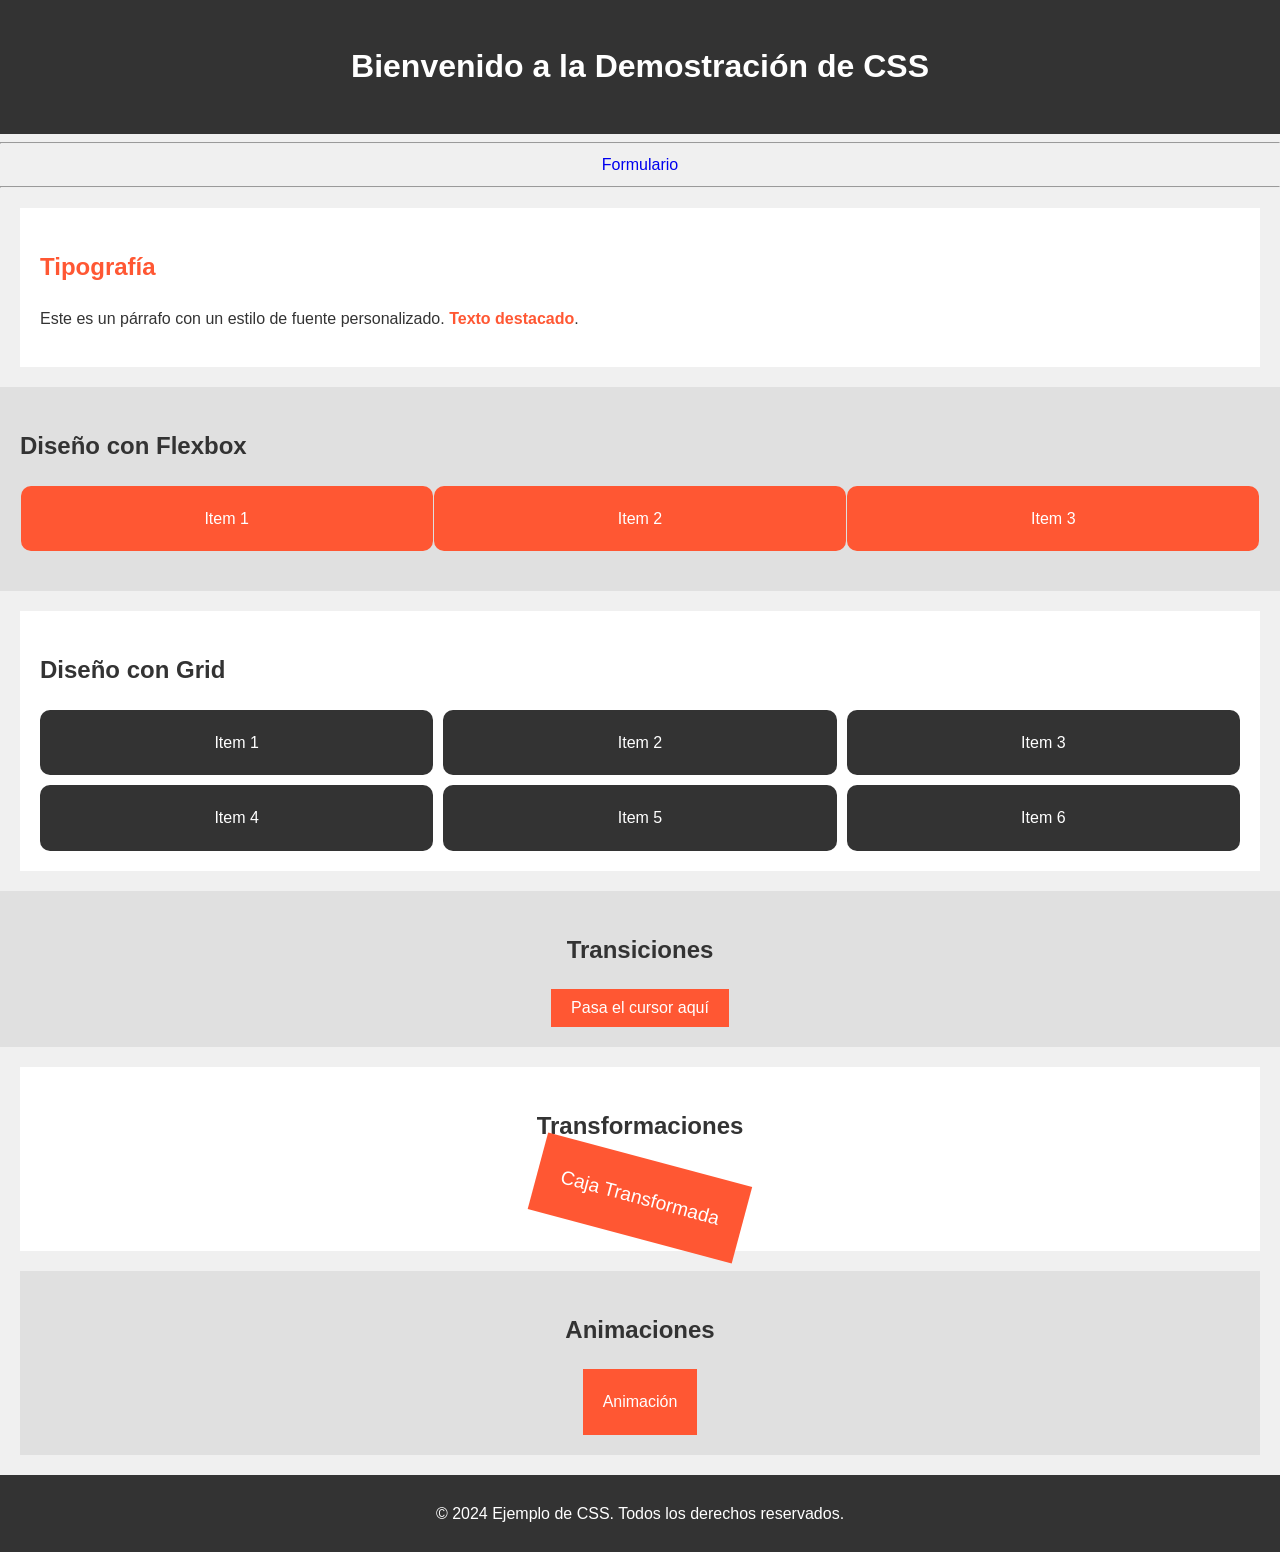
<file: grid.html>
<!DOCTYPE html>
<html lang="es">
<head>
  <!----   Estándar de codificacion de caracteres       ----->
    <meta charset="UTF-8">
      <!----   Para que la página se adapte al dispositivo que vemos       ----->
    <meta name="viewport" content="width=device-width, initial-scale=1.0">
    <title>Demostración de Funcionalidades CSS</title>

</head>
<body>

    <header class="header">
        <h1>Bienvenido a la Demostración de CSS</h1>
    </header>
    <hr>
    <div class="navegador">
      <link rel="stylesheet" href="prueba2.css">  <a style="text-decoration:none" href="FormClase2.html" type="text/css" >Formulario</a>
    </div>
    <hr>
    <section class="typography-section">
        <h2>Tipografía</h2>
        <p>Este es un párrafo con un estilo de fuente personalizado. <span class="highlight">Texto destacado</span>.</p>
    </section>

    <section class="layout-section">
        <h2>Diseño con Flexbox</h2>
        <div class="flex-container">
            <div class="flex-item">Item 1</div>
            <div class="flex-item">Item 2</div>
            <div class="flex-item">Item 3</div>
        </div>
    </section>

    <section class="grid-section">
        <h2>Diseño con Grid</h2>
        <div class="grid-container">
            <div class="grid-item">Item 1</div>
            <div class="grid-item">Item 2</div>
            <div class="grid-item">Item 3</div>
            <div class="grid-item">Item 4</div>
            <div class="grid-item">Item 5</div>
            <div class="grid-item">Item 6</div>
        </div>
    </section>

    <section class="transitions-section">
        <h2>Transiciones</h2>
        <button class="transition-button">Pasa el cursor aquí</button>
    </section>

    <section class="transform-section">
        <h2>Transformaciones</h2>
        <div class="transform-box">Caja Transformada</div>
    </section>

    <section class="animations-section">
        <h2>Animaciones</h2>
        <div class="animated-box">Animación</div>
    </section>

    <footer class="footer">
        <p>&copy; 2024 Ejemplo de CSS. Todos los derechos reservados.</p>
    </footer>

</body>
</html>
</file>
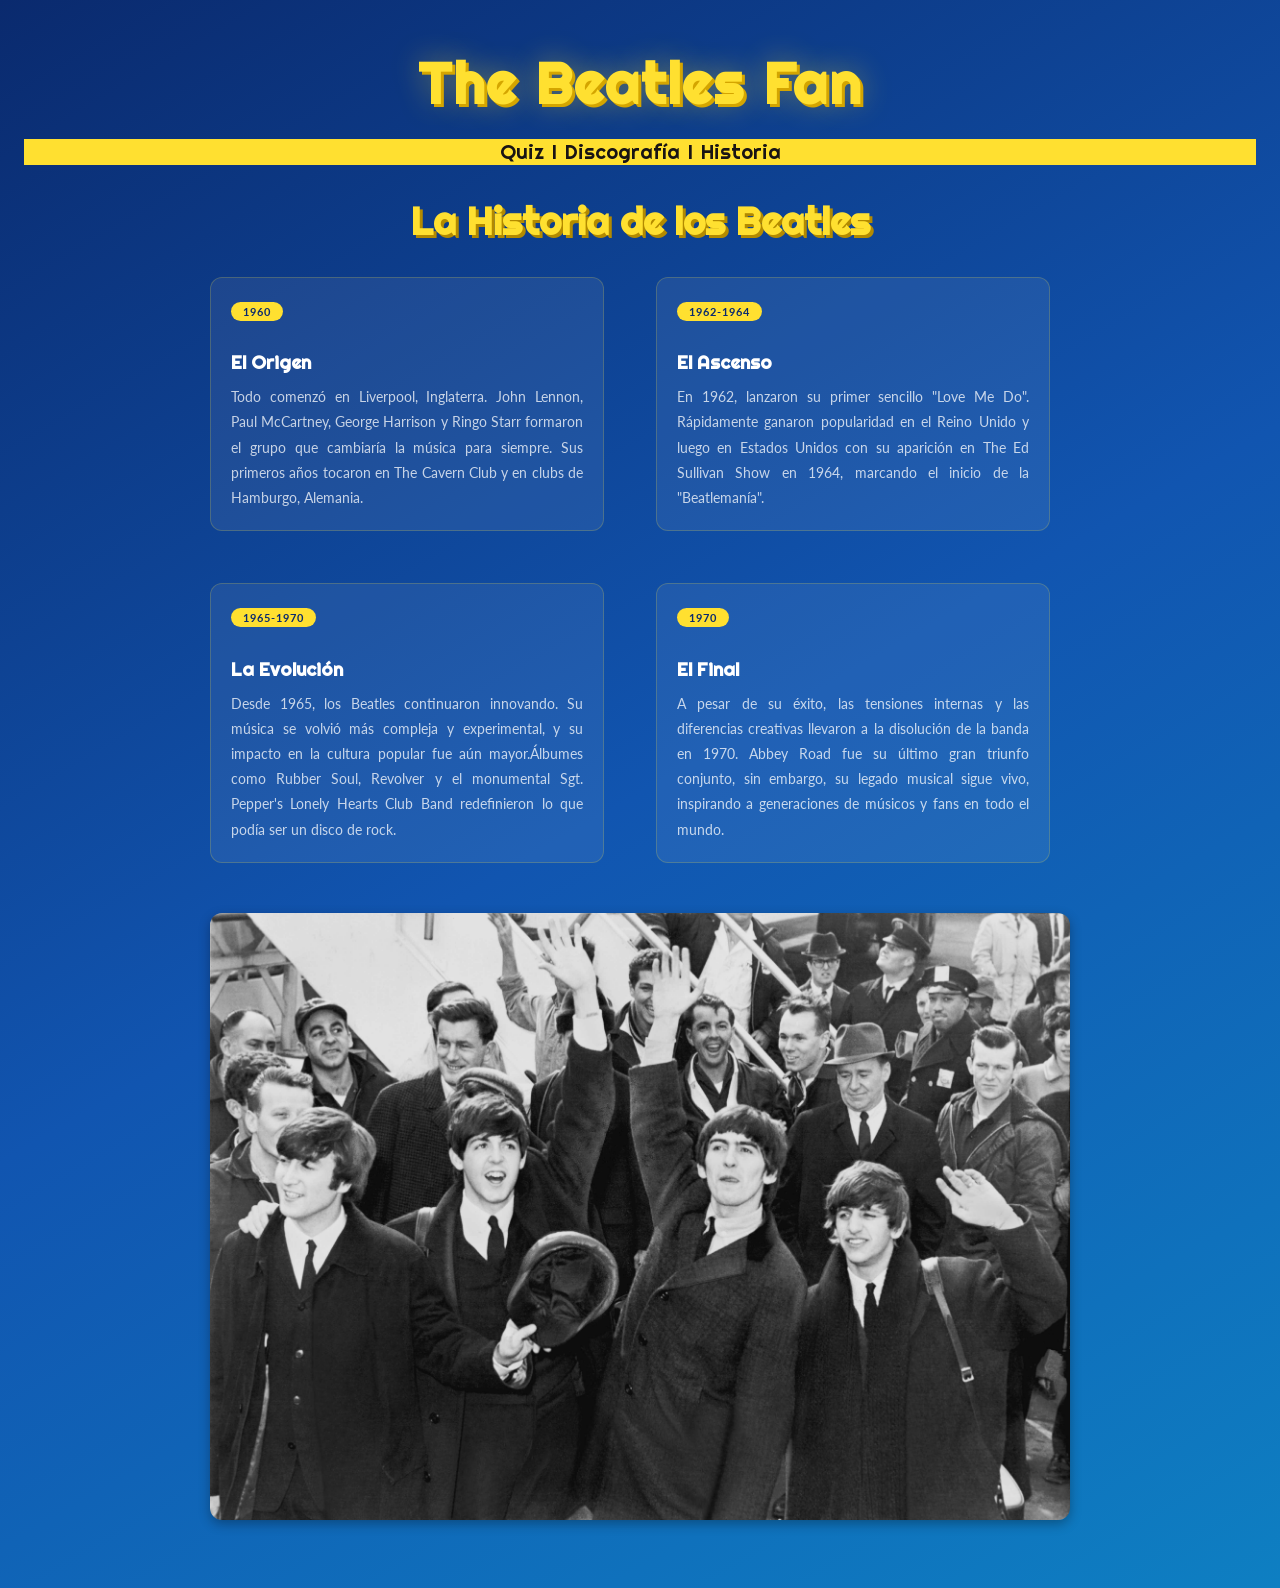
<file: historia.html>
<!DOCTYPE html>
<html lang="es">
<head>
  <meta charset="UTF-8">
  <title>La historia de los Beatles</title>
  <link rel="preconnect" href="https://fonts.googleapis.com">
  <link href="https://fonts.googleapis.com/css2?family=Righteous&family=Lato:wght@400;700&display=swap" rel="stylesheet">
  
  <style>
    
    body {
      font-family: 'Lato', sans-serif;
      background: linear-gradient(150deg, #0a2a6e, #1155b0 50%, #0e7fc2);
      min-height: 100vh;
      padding: 30px 16px;
    }
    /* navegacion */
    .navigation{
      background-color: #FFE030;
      color: rgb(25, 20, 20);
      text-align: center;
      font-family: 'Righteous', cursive;
      font-size: 20px;
      font-weight: 100;
      word-spacing: 2px;  
    }
    /* titulo principal */
    h1 {
      font-family: 'Righteous', cursive;
      font-size: 3.5rem;
      color: #FFE030;
      text-shadow:
          3px 3px 0px #d4a500,
          0 0 30px rgba(255, 224, 48, 0.4);
      margin: 10px 0 20px;
      letter-spacing: 2px;
      text-align: center;
    }
    /*titulo historia*/
    h2 {
      font-family: 'Righteous', cursive;
      color: #FFE030;
      font-size: 2.4rem;
      text-align: center;
      text-shadow: 3px 3px 0 #b38a00;
      margin-bottom: 6px;
    }

    p{
        color: #fff;
        font-size: 1.2rem;
        max-width: 600px;
        margin: 0 auto;
        line-height: 1.6;
        text-align: justify;
    }
    img[alt="beatles_america"] {
      display: block; 
      margin: 30px auto; 
      max-width: 100%; 
      border-radius: 12px; 
      box-shadow: 0 4px 12px rgba(0,0,0,0.3);
    }
    /* grid principal */
    #historia {
      max-width: 860px;
      margin: 0 auto;
    }
    .grid {
      display: grid;
      grid-template-columns: 1fr 1fr;
      gap: 2rem;
      margin-top: 2rem;
    }
    @media (max-width: 700px) { .grid { grid-template-columns: 1fr; } }
    /* bloques */
    .block {
      background: rgba(255, 255, 255, 0.07);
      border: 1px solid rgba(255, 224, 48, 0.2);
      border-radius: 12px;
      padding: 22px 20px 20px;
      position: relative;
      transition: background 0.2s ease, border-color 0.2s ease;
      margin-right: 20px; 
      margin-bottom: 20px;
    }
    .block:hover {
      background: rgba(255, 255, 255, 0.12);
      border-color: rgba(255, 224, 48, 0.45);
    }
    .block h3 {
      font-family: 'Righteous', cursive;
      color: #fff;
      font-size: 1.15rem;
      margin-bottom: 10px;
    }
    .block p {
      color: rgba(255, 255, 255, 0.75);
      font-size: 0.9rem;
      line-height: 1.75;
    }
      /* texto año */
    .tiempo {
      display: inline-block;
      background: #FFE030;
      color: #0a2a6e;
      font-size: 0.7rem;
      font-weight: 700;
      padding: 3px 12px;
      border-radius: 20px;
      letter-spacing: 1px;
      margin-bottom: 12px;
    }
    
  </style>
</head>
<body>
    <a href="index.html" style="text-decoration: none;"><h1>The Beatles Fan</h1> </a>
    <!-- navegacion -->
    <div class="navigation">
        <a style="text-decoration:none" href="quiz.html" type="text/css">Quiz I</a> <a style="text-decoration:none" href="discos.html" type="text/css">Discografía </a> <a style="text-decoration:none" href="historia.html" type="text/css">I Historia</a><style>
                a { color: rgb(25, 20, 20); }
        </style>  
    </div>
    <h2>La Historia de los Beatles</h2>
    <div id="historia">
        <div class="grid">
            <div class="block">
                <span class="tiempo">1960</span>
                <h3>El Origen</h3>
                <p>Todo comenzó en Liverpool, Inglaterra. John Lennon, Paul McCartney, George Harrison y Ringo Starr formaron el grupo que cambiaría la música para siempre. Sus primeros años tocaron en The Cavern Club y en clubs de Hamburgo, Alemania.</p>
            </div>
            <div class="block">
                <span class="tiempo">1962-1964</span>
                <h3>El Ascenso</h3>
                <p>En 1962, lanzaron su primer sencillo "Love Me Do". Rápidamente ganaron popularidad en el Reino Unido y luego en Estados Unidos con su aparición en The Ed Sullivan Show en 1964, marcando el inicio de la "Beatlemanía".</p>
            </div>
            <div class="block">
                <span class="tiempo">1965-1970</span>
                <h3>La Evolución</h3>
                <p>Desde 1965, los Beatles continuaron innovando. Su música se volvió más compleja y experimental, y su impacto en la cultura popular fue aún mayor.Álbumes como Rubber Soul, Revolver y el monumental Sgt. Pepper's Lonely Hearts Club Band redefinieron lo que podía ser un disco de rock.</p>
            </div>
            <div class="block">
                <span class="tiempo">1970</span>
                <h3>El Final</h3>
                <p>A pesar de su éxito, las tensiones internas y las diferencias creativas llevaron a la disolución de la banda en 1970.  Abbey Road fue su último gran triunfo conjunto, sin embargo, su legado musical sigue vivo, inspirando a generaciones de músicos y fans en todo el mundo.</p>
        </div>
    </div>
    <img src="Imagenes/The_Beatles_in_America.jpg" alt="beatles_america">
    
</body>
</html>
</file>
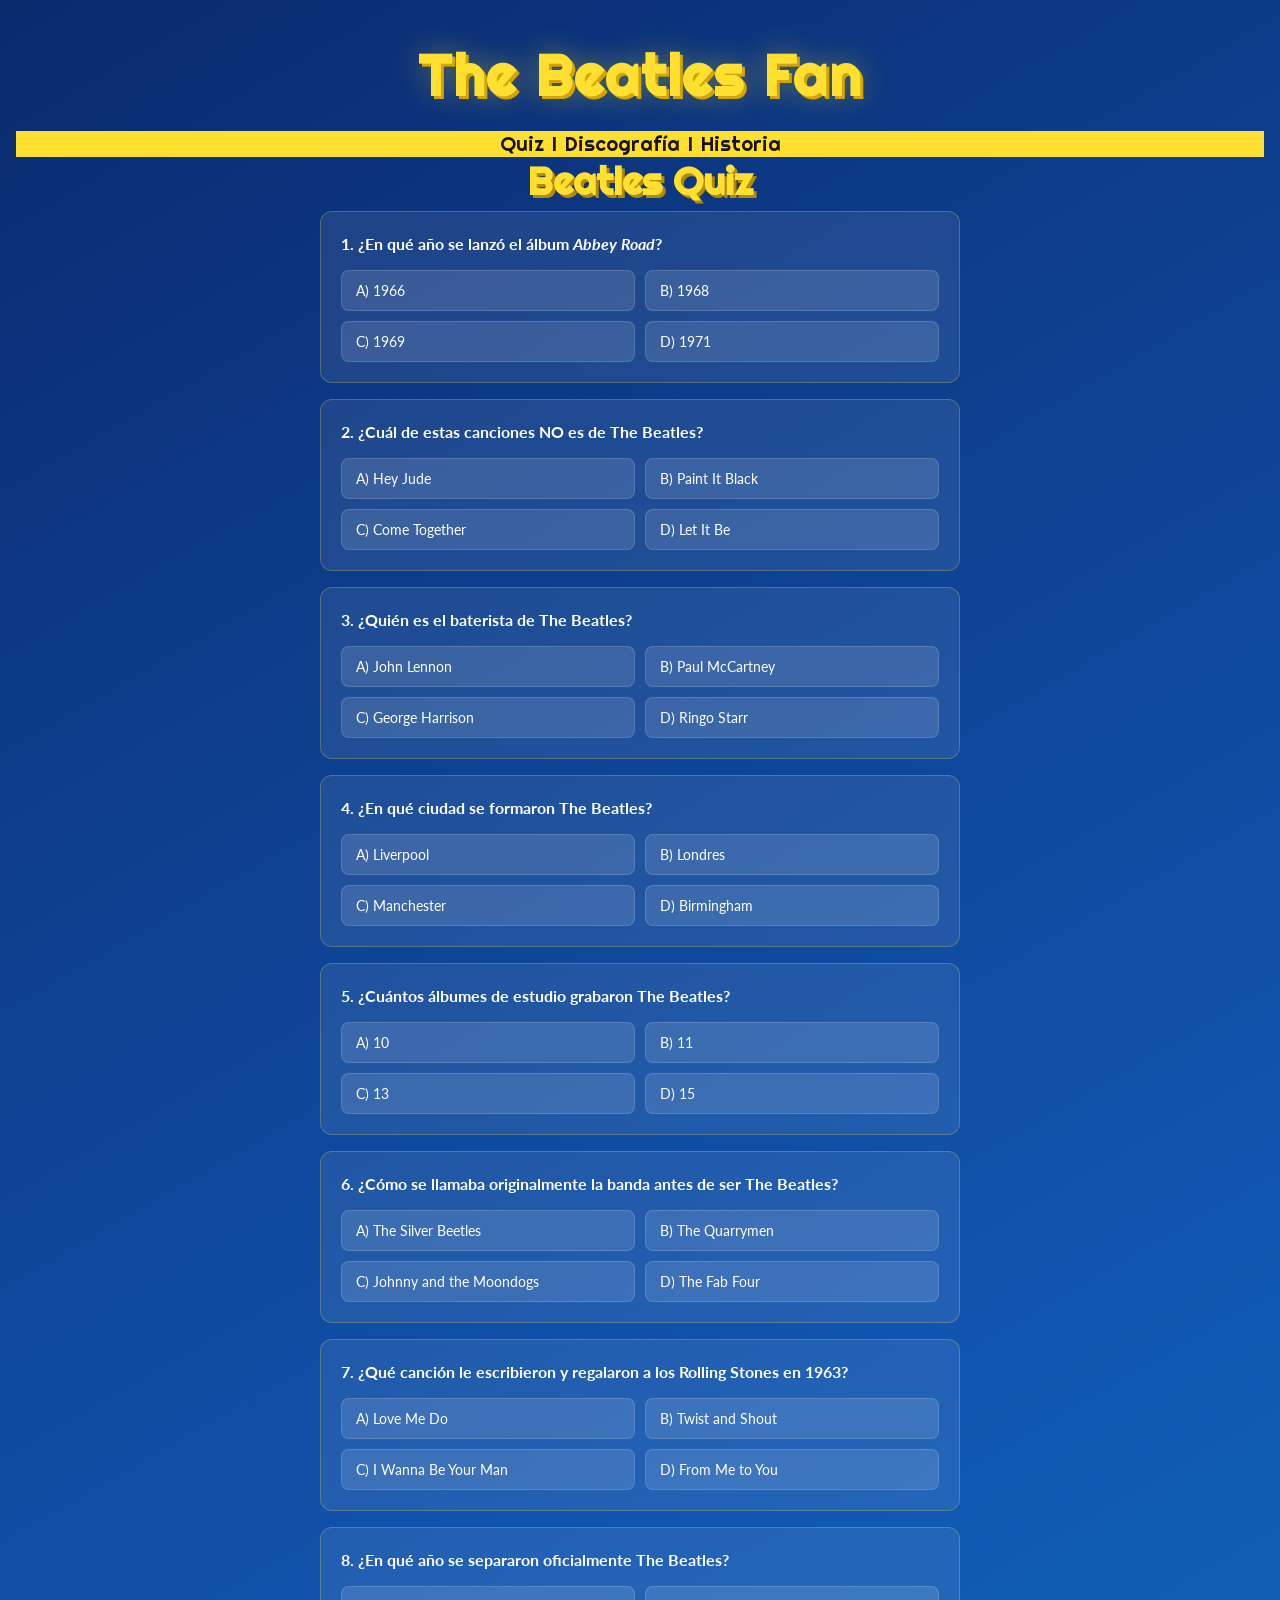
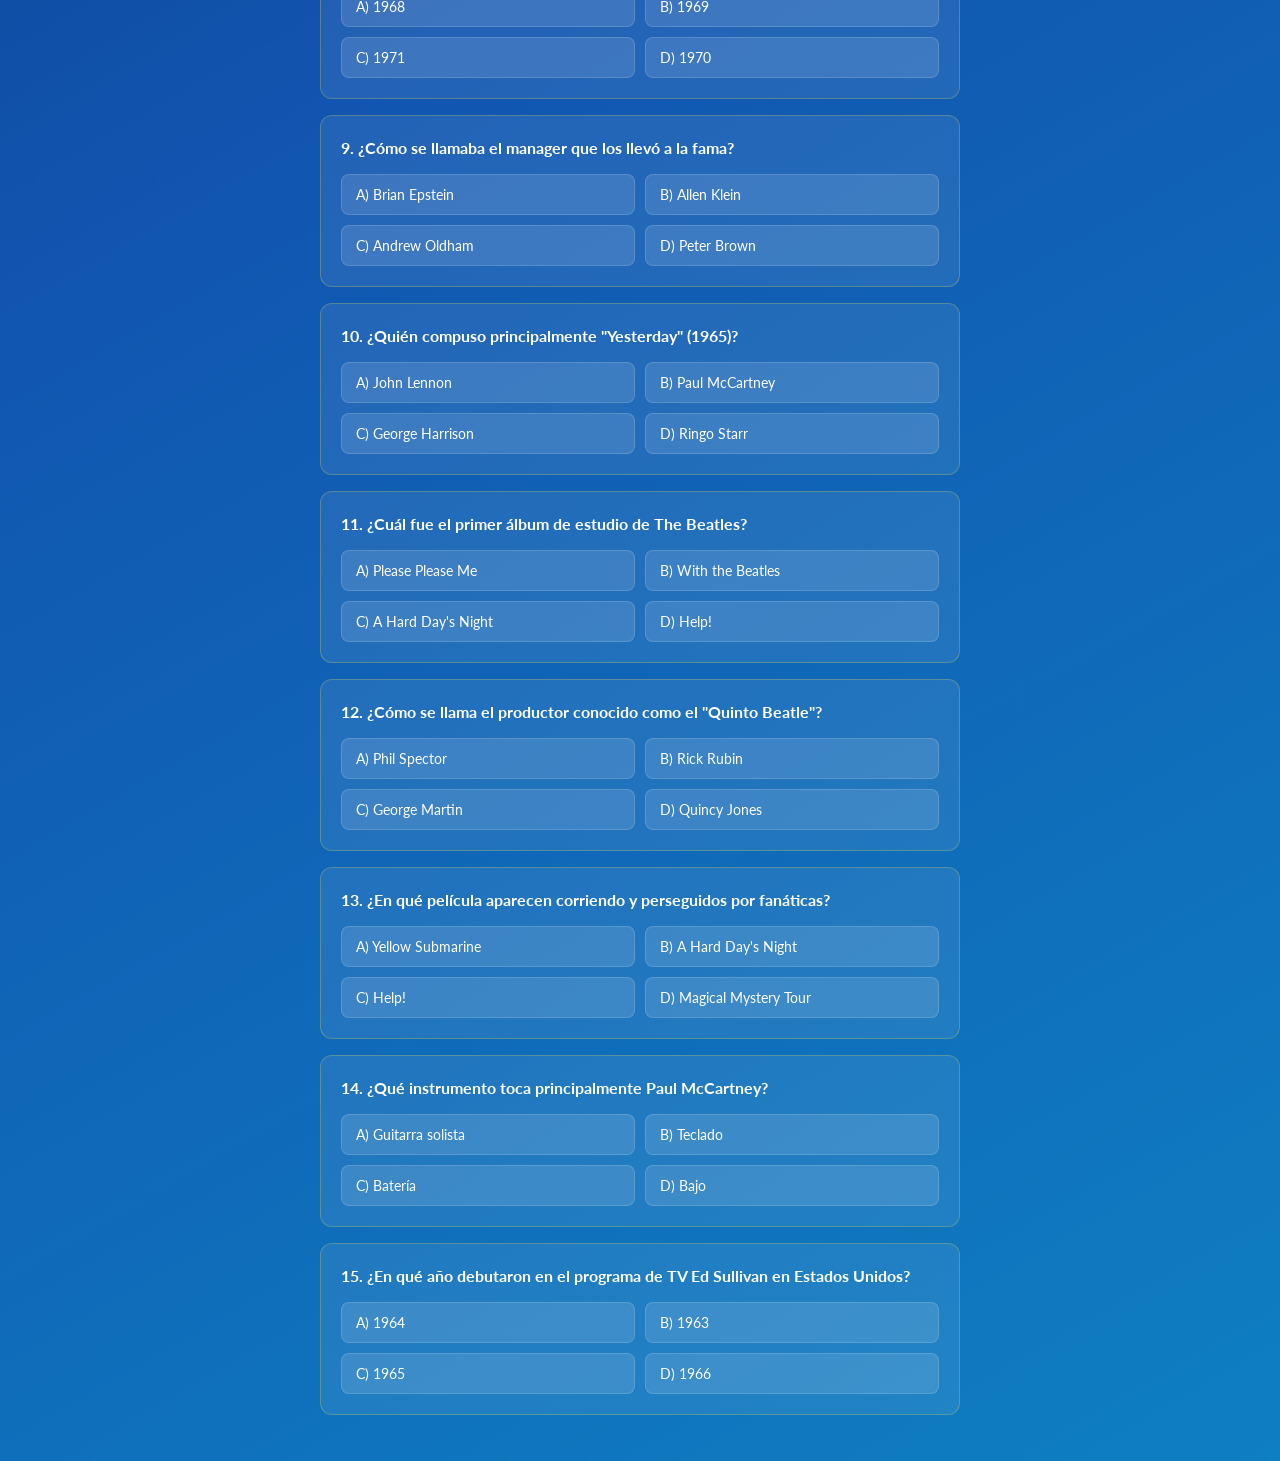
<file: quiz.html>
<!DOCTYPE html>
<html lang="es">
<head>
  <meta charset="UTF-8">
  <title>Beatles Quiz</title>
  <link rel="preconnect" href="https://fonts.googleapis.com">
  <link href="https://fonts.googleapis.com/css2?family=Righteous&family=Lato:wght@400;700&display=swap" rel="stylesheet">
  <style>
    * { box-sizing: border-box; margin: 0; padding: 0; }

    body {
      font-family: 'Lato', sans-serif;
      background: linear-gradient(150deg, #0a2a6e, #1155b0 50%, #0e7fc2);
      min-height: 100vh;
      padding: 30px 16px;
    }

    .quiz-wrap {
      max-width: 640px;
      margin: 0 auto;
    }
    /*titulo principal*/
    h1 {
      font-family: 'Righteous', cursive;
      font-size: 3.5rem;
      color: #FFE030;
      text-shadow:
          3px 3px 0px #d4a500,
          0 0 30px rgba(255, 224, 48, 0.4);
      margin: 10px 0 20px;
      letter-spacing: 2px;
      text-align: center;
    }
    /*titulo quiz*/
    h2 {
      font-family: 'Righteous', cursive;
      color: #FFE030;
      font-size: 2.4rem;
      text-align: center;
      text-shadow: 3px 3px 0 #b38a00;
      margin-bottom: 6px;
    }
    /*nav*/
    .navigation{
      background-color: #FFE030;
      color: rgb(25, 20, 20);
      text-align: center;
      font-family: 'Righteous', cursive;
      font-size: 20px;
      font-weight: 100;
      word-spacing: 2px;  
    }
    .subtitle {
      text-align: center;
      color: rgba(255,255,255,0.6);
      margin-bottom: 28px;
      font-size: 0.9rem;
    }

    /* tarjeta por pregunta */
    .question {
      background: rgba(255,255,255,0.08);
      border: 1px solid rgba(255,224,48,0.25);
      border-radius: 12px;
      padding: 20px;
      margin-bottom: 16px;
    }

    .question h3 {
      color: #fff;
      font-size: 1rem;
      line-height: 1.5;
      margin-bottom: 14px;
    }

    /*ocultar radios reales */
    input[type="radio"] { display: none; }

    /* opciones */
    .choices {
      display: grid;
      grid-template-columns: 1fr 1fr;
      gap: 10px;
    }

    .choices label {
      display: block;
      background: rgba(255,255,255,0.12);
      color: #fff;
      padding: 11px 14px;
      border-radius: 8px;
      cursor: pointer;
      font-size: 0.88rem;
      border: 1.5px solid rgba(255,255,255,0.15);
      transition: background 0.15s;
    }

    .choices label:hover {
      background: rgba(255,255,255,0.22);
    }

    /* feedback */
    .feedback { display: none; margin-top: 12px; padding: 10px 14px; border-radius: 8px; font-size: 0.85rem; font-weight: 700; line-height: 1.4; }
    .ok { background: rgba(34,197,94,0.2);  color: #86efac; border: 1px solid rgba(34,197,94,0.4); }
    .ko { background: rgba(239,68,68,0.15); color: #fca5a5; border: 1px solid rgba(239,68,68,0.35); }

    /* PREGUNTA 1 — correcta: q1-c (1969)*/
    #q1-c:checked ~ .choices label[for="q1-c"] { background:#16a34a; border-color:#16a34a; }
    #q1-a:checked ~ .choices label[for="q1-a"],
    #q1-b:checked ~ .choices label[for="q1-b"],
    #q1-d:checked ~ .choices label[for="q1-d"] { background:#991b1b; border-color:#991b1b; }
    #q1-a:checked ~ .choices label[for="q1-c"],
    #q1-b:checked ~ .choices label[for="q1-c"],
    #q1-d:checked ~ .choices label[for="q1-c"] { background:#16a34a; border-color:#16a34a; }
    #q1-c:checked ~ .ok  { display:block; }
    #q1-a:checked ~ .ko,
    #q1-b:checked ~ .ko,
    #q1-d:checked ~ .ko  { display:block; }

    /* PREGUNTA 2 — correcta: q2-b (Paint It Black)*/
    #q2-b:checked ~ .choices label[for="q2-b"] { background:#16a34a; border-color:#16a34a; }
    #q2-a:checked ~ .choices label[for="q2-a"],
    #q2-c:checked ~ .choices label[for="q2-c"],
    #q2-d:checked ~ .choices label[for="q2-d"] { background:#991b1b; border-color:#991b1b; }
    #q2-a:checked ~ .choices label[for="q2-b"],
    #q2-c:checked ~ .choices label[for="q2-b"],
    #q2-d:checked ~ .choices label[for="q2-b"] { background:#16a34a; border-color:#16a34a; }
    #q2-b:checked ~ .ok  { display:block; }
    #q2-a:checked ~ .ko,
    #q2-c:checked ~ .ko,
    #q2-d:checked ~ .ko  { display:block; }

    /*PREGUNTA 3 — correcta: q3-d (Ringo Starr)*/
    #q3-d:checked ~ .choices label[for="q3-d"] { background:#16a34a; border-color:#16a34a; }
    #q3-a:checked ~ .choices label[for="q3-a"],
    #q3-b:checked ~ .choices label[for="q3-b"],
    #q3-c:checked ~ .choices label[for="q3-c"] { background:#991b1b; border-color:#991b1b; }
    #q3-a:checked ~ .choices label[for="q3-d"],
    #q3-b:checked ~ .choices label[for="q3-d"],
    #q3-c:checked ~ .choices label[for="q3-d"] { background:#16a34a; border-color:#16a34a; }
    #q3-d:checked ~ .ok  { display:block; }
    #q3-a:checked ~ .ko,
    #q3-b:checked ~ .ko,
    #q3-c:checked ~ .ko  { display:block; }

    /*PREGUNTA 4 — correcta: q4-a (Liverpool)*/
    #q4-a:checked ~ .choices label[for="q4-a"] { background:#16a34a; border-color:#16a34a; }
    #q4-b:checked ~ .choices label[for="q4-b"],
    #q4-c:checked ~ .choices label[for="q4-c"],
    #q4-d:checked ~ .choices label[for="q4-d"] { background:#991b1b; border-color:#991b1b; }
    #q4-b:checked ~ .choices label[for="q4-a"],
    #q4-c:checked ~ .choices label[for="q4-a"],
    #q4-d:checked ~ .choices label[for="q4-a"] { background:#16a34a; border-color:#16a34a; }
    #q4-a:checked ~ .ok  { display:block; }
    #q4-b:checked ~ .ko,
    #q4-c:checked ~ .ko,
    #q4-d:checked ~ .ko  { display:block; }

    /* PREGUNTA 5 — correcta: q5-c (13)*/
    #q5-c:checked ~ .choices label[for="q5-c"] { background:#16a34a; border-color:#16a34a; }
    #q5-a:checked ~ .choices label[for="q5-a"],
    #q5-b:checked ~ .choices label[for="q5-b"],
    #q5-d:checked ~ .choices label[for="q5-d"] { background:#991b1b; border-color:#991b1b; }
    #q5-a:checked ~ .choices label[for="q5-c"],
    #q5-b:checked ~ .choices label[for="q5-c"],
    #q5-d:checked ~ .choices label[for="q5-c"] { background:#16a34a; border-color:#16a34a; }
    #q5-c:checked ~ .ok  { display:block; }
    #q5-a:checked ~ .ko,
    #q5-b:checked ~ .ko,
    #q5-d:checked ~ .ko  { display:block; }

    /* PREGUNTA 6 — correcta: q6-b (The Quarrymen)*/
    #q6-b:checked ~ .choices label[for="q6-b"] { background:#16a34a; border-color:#16a34a; }
    #q6-a:checked ~ .choices label[for="q6-a"],
    #q6-c:checked ~ .choices label[for="q6-c"],
    #q6-d:checked ~ .choices label[for="q6-d"] { background:#991b1b; border-color:#991b1b; }
    #q6-a:checked ~ .choices label[for="q6-b"],
    #q6-c:checked ~ .choices label[for="q6-b"],
    #q6-d:checked ~ .choices label[for="q6-b"] { background:#16a34a; border-color:#16a34a; }
    #q6-b:checked ~ .ok  { display:block; }
    #q6-a:checked ~ .ko,
    #q6-c:checked ~ .ko,
    #q6-d:checked ~ .ko  { display:block; }

    /* PREGUNTA 7 — correcta: q7-c (I Wanna Be Your Man)*/
    #q7-c:checked ~ .choices label[for="q7-c"] { background:#16a34a; border-color:#16a34a; }
    #q7-a:checked ~ .choices label[for="q7-a"],
    #q7-b:checked ~ .choices label[for="q7-b"],
    #q7-d:checked ~ .choices label[for="q7-d"] { background:#991b1b; border-color:#991b1b; }
    #q7-a:checked ~ .choices label[for="q7-c"],
    #q7-b:checked ~ .choices label[for="q7-c"],
    #q7-d:checked ~ .choices label[for="q7-c"] { background:#16a34a; border-color:#16a34a; }
    #q7-c:checked ~ .ok  { display:block; }
    #q7-a:checked ~ .ko,
    #q7-b:checked ~ .ko,
    #q7-d:checked ~ .ko  { display:block; }

    /* PREGUNTA 8 — correcta: q8-d (1970)*/
    #q8-d:checked ~ .choices label[for="q8-d"] { background:#16a34a; border-color:#16a34a; }
    #q8-a:checked ~ .choices label[for="q8-a"],
    #q8-b:checked ~ .choices label[for="q8-b"],
    #q8-c:checked ~ .choices label[for="q8-c"] { background:#991b1b; border-color:#991b1b; }
    #q8-a:checked ~ .choices label[for="q8-d"],
    #q8-b:checked ~ .choices label[for="q8-d"],
    #q8-c:checked ~ .choices label[for="q8-d"] { background:#16a34a; border-color:#16a34a; }
    #q8-d:checked ~ .ok  { display:block; }
    #q8-a:checked ~ .ko,
    #q8-b:checked ~ .ko,
    #q8-c:checked ~ .ko  { display:block; }

    /* PREGUNTA 9 — correcta: q9-a (Brian Epstein) */
    #q9-a:checked ~ .choices label[for="q9-a"] { background:#16a34a; border-color:#16a34a; }
    #q9-b:checked ~ .choices label[for="q9-b"],
    #q9-c:checked ~ .choices label[for="q9-c"],
    #q9-d:checked ~ .choices label[for="q9-d"] { background:#991b1b; border-color:#991b1b; }
    #q9-b:checked ~ .choices label[for="q9-a"],
    #q9-c:checked ~ .choices label[for="q9-a"],
    #q9-d:checked ~ .choices label[for="q9-a"] { background:#16a34a; border-color:#16a34a; }
    #q9-a:checked ~ .ok  { display:block; }
    #q9-b:checked ~ .ko,
    #q9-c:checked ~ .ko,
    #q9-d:checked ~ .ko  { display:block; }

    /* PREGUNTA 10 — correcta: q10-b (Paul McCartney) */
    #q10-b:checked ~ .choices label[for="q10-b"] { background:#16a34a; border-color:#16a34a; }
    #q10-a:checked ~ .choices label[for="q10-a"],
    #q10-c:checked ~ .choices label[for="q10-c"],
    #q10-d:checked ~ .choices label[for="q10-d"] { background:#991b1b; border-color:#991b1b; }
    #q10-a:checked ~ .choices label[for="q10-b"],
    #q10-c:checked ~ .choices label[for="q10-b"],
    #q10-d:checked ~ .choices label[for="q10-b"] { background:#16a34a; border-color:#16a34a; }
    #q10-b:checked ~ .ok  { display:block; }
    #q10-a:checked ~ .ko,
    #q10-c:checked ~ .ko,
    #q10-d:checked ~ .ko  { display:block; }

    /* PREGUNTA 11 — correcta: q11-a (Please Please Me) */
    #q11-a:checked ~ .choices label[for="q11-a"] { background:#16a34a; border-color:#16a34a; }
    #q11-b:checked ~ .choices label[for="q11-b"],
    #q11-c:checked ~ .choices label[for="q11-c"],
    #q11-d:checked ~ .choices label[for="q11-d"] { background:#991b1b; border-color:#991b1b; }
    #q11-b:checked ~ .choices label[for="q11-a"],
    #q11-c:checked ~ .choices label[for="q11-a"],
    #q11-d:checked ~ .choices label[for="q11-a"] { background:#16a34a; border-color:#16a34a; }
    #q11-a:checked ~ .ok  { display:block; }
    #q11-b:checked ~ .ko,
    #q11-c:checked ~ .ko,
    #q11-d:checked ~ .ko  { display:block; }

    /* PREGUNTA 12 — correcta: q12-c (George Martin)*/
    #q12-c:checked ~ .choices label[for="q12-c"] { background:#16a34a; border-color:#16a34a; }
    #q12-a:checked ~ .choices label[for="q12-a"],
    #q12-b:checked ~ .choices label[for="q12-b"],
    #q12-d:checked ~ .choices label[for="q12-d"] { background:#991b1b; border-color:#991b1b; }
    #q12-a:checked ~ .choices label[for="q12-c"],
    #q12-b:checked ~ .choices label[for="q12-c"],
    #q12-d:checked ~ .choices label[for="q12-c"] { background:#16a34a; border-color:#16a34a; }
    #q12-c:checked ~ .ok  { display:block; }
    #q12-a:checked ~ .ko,
    #q12-b:checked ~ .ko,
    #q12-d:checked ~ .ko  { display:block; }

    /* PREGUNTA 13 — correcta: q13-b (A Hard Day's Night)*/
    #q13-b:checked ~ .choices label[for="q13-b"] { background:#16a34a; border-color:#16a34a; }
    #q13-a:checked ~ .choices label[for="q13-a"],
    #q13-c:checked ~ .choices label[for="q13-c"],
    #q13-d:checked ~ .choices label[for="q13-d"] { background:#991b1b; border-color:#991b1b; }
    #q13-a:checked ~ .choices label[for="q13-b"],
    #q13-c:checked ~ .choices label[for="q13-b"],
    #q13-d:checked ~ .choices label[for="q13-b"] { background:#16a34a; border-color:#16a34a; }
    #q13-b:checked ~ .ok  { display:block; }
    #q13-a:checked ~ .ko,
    #q13-c:checked ~ .ko,
    #q13-d:checked ~ .ko  { display:block; }

    /* PREGUNTA 14 — correcta: q14-d (Bajo)*/
    #q14-d:checked ~ .choices label[for="q14-d"] { background:#16a34a; border-color:#16a34a; }
    #q14-a:checked ~ .choices label[for="q14-a"],
    #q14-b:checked ~ .choices label[for="q14-b"],
    #q14-c:checked ~ .choices label[for="q14-c"] { background:#991b1b; border-color:#991b1b; }
    #q14-a:checked ~ .choices label[for="q14-d"],
    #q14-b:checked ~ .choices label[for="q14-d"],
    #q14-c:checked ~ .choices label[for="q14-d"] { background:#16a34a; border-color:#16a34a; }
    #q14-d:checked ~ .ok  { display:block; }
    #q14-a:checked ~ .ko,
    #q14-b:checked ~ .ko,
    #q14-c:checked ~ .ko  { display:block; }

    /* PREGUNTA 15 — correcta: q15-a (1964)*/
    #q15-a:checked ~ .choices label[for="q15-a"] { background:#16a34a; border-color:#16a34a; }
    #q15-b:checked ~ .choices label[for="q15-b"],
    #q15-c:checked ~ .choices label[for="q15-c"],
    #q15-d:checked ~ .choices label[for="q15-d"] { background:#991b1b; border-color:#991b1b; }
    #q15-b:checked ~ .choices label[for="q15-a"],
    #q15-c:checked ~ .choices label[for="q15-a"],
    #q15-d:checked ~ .choices label[for="q15-a"] { background:#16a34a; border-color:#16a34a; }
    #q15-a:checked ~ .ok  { display:block; }
    #q15-b:checked ~ .ko,
    #q15-c:checked ~ .ko,
    #q15-d:checked ~ .ko  { display:block; }

    footer {
      text-align: center;
      color: rgba(255,255,255,0.35);
      margin-top: 24px;
      font-size: 0.78rem;
    }
  </style>
</head>
<body>

    <a href="index.html" style="text-decoration: none;"><h1>The Beatles Fan</h1> </a>
      <!-- navegacion -->
      <div class="navigation">
          <a style="text-decoration:none" href="quiz.html" type="text/css">Quiz I</a> <a style="text-decoration:none" href="discos.html" type="text/css">Discografía </a> <a style="text-decoration:none" href="historia.html" type="text/css">I Historia</a><style>
                  a { color: rgb(25, 20, 20); }
          </style>  
      </div>
    <div class="quiz-wrap">

    <h2>Beatles Quiz</h2>
    <!-- PREGUNTA 1 -->
    <div class="question">
      <input type="radio" name="q1" id="q1-a">
      <input type="radio" name="q1" id="q1-b">
      <input type="radio" name="q1" id="q1-c">
      <input type="radio" name="q1" id="q1-d">
      <h3>1. ¿En qué año se lanzó el álbum <em>Abbey Road</em>?</h3>
      <div class="choices">
        <label for="q1-a">A) 1966</label>
        <label for="q1-b">B) 1968</label>
        <label for="q1-c">C) 1969</label>
        <label for="q1-d">D) 1971</label>
      </div>
      <p class="feedback ok">✓ ¡Correcto! Abbey Road salió en septiembre de 1969, penúltimo álbum del grupo.</p>
      <p class="feedback ko">✗ Incorrecto. La respuesta era C) 1969 — penúltimo álbum antes de "Let It Be".</p>
    </div>

    <!-- PREGUNTA 2 -->
    <div class="question">
      <input type="radio" name="q2" id="q2-a">
      <input type="radio" name="q2" id="q2-b">
      <input type="radio" name="q2" id="q2-c">
      <input type="radio" name="q2" id="q2-d">
      <h3>2. ¿Cuál de estas canciones NO es de The Beatles?</h3>
      <div class="choices">
        <label for="q2-a">A) Hey Jude</label>
        <label for="q2-b">B) Paint It Black</label>
        <label for="q2-c">C) Come Together</label>
        <label for="q2-d">D) Let It Be</label>
      </div>
      <p class="feedback ok">✓ ¡Correcto! "Paint It Black" es de los Rolling Stones (1966).</p>
      <p class="feedback ko">✗ Incorrecto. La respuesta era B) Paint It Black — es de los Rolling Stones.</p>
    </div>

    <!-- PREGUNTA 3 -->
    <div class="question">
      <input type="radio" name="q3" id="q3-a">
      <input type="radio" name="q3" id="q3-b">
      <input type="radio" name="q3" id="q3-c">
      <input type="radio" name="q3" id="q3-d">
      <h3>3. ¿Quién es el baterista de The Beatles?</h3>
      <div class="choices">
        <label for="q3-a">A) John Lennon</label>
        <label for="q3-b">B) Paul McCartney</label>
        <label for="q3-c">C) George Harrison</label>
        <label for="q3-d">D) Ringo Starr</label>
      </div>
      <p class="feedback ok">✓ ¡Correcto! Ringo Starr reemplazó a Pete Best en agosto de 1962.</p>
      <p class="feedback ko">✗ Incorrecto. La respuesta era D) Ringo Starr, que se unió en 1962.</p>
    </div>

    <!-- PREGUNTA 4 -->
    <div class="question">
      <input type="radio" name="q4" id="q4-a">
      <input type="radio" name="q4" id="q4-b">
      <input type="radio" name="q4" id="q4-c">
      <input type="radio" name="q4" id="q4-d">
      <h3>4. ¿En qué ciudad se formaron The Beatles?</h3>
      <div class="choices">
        <label for="q4-a">A) Liverpool</label>
        <label for="q4-b">B) Londres</label>
        <label for="q4-c">C) Manchester</label>
        <label for="q4-d">D) Birmingham</label>
      </div>
      <p class="feedback ok">✓ ¡Correcto! The Beatles se formaron en Liverpool en 1960.</p>
      <p class="feedback ko">✗ Incorrecto. La respuesta era A) Liverpool, donde se formaron en 1960.</p>
    </div>

    <!-- PREGUNTA 5 -->
    <div class="question">
      <input type="radio" name="q5" id="q5-a">
      <input type="radio" name="q5" id="q5-b">
      <input type="radio" name="q5" id="q5-c">
      <input type="radio" name="q5" id="q5-d">
      <h3>5. ¿Cuántos álbumes de estudio grabaron The Beatles?</h3>
      <div class="choices">
        <label for="q5-a">A) 10</label>
        <label for="q5-b">B) 11</label>
        <label for="q5-c">C) 13</label>
        <label for="q5-d">D) 15</label>
      </div>
      <p class="feedback ok">✓ ¡Correcto! Grabaron 13 álbumes de estudio entre 1963 y 1970.</p>
      <p class="feedback ko">✗ Incorrecto. La respuesta era C) 13 álbumes, desde Please Please Me hasta Let It Be.</p>
    </div>

    <!-- PREGUNTA 6 -->
    <div class="question">
      <input type="radio" name="q6" id="q6-a">
      <input type="radio" name="q6" id="q6-b">
      <input type="radio" name="q6" id="q6-c">
      <input type="radio" name="q6" id="q6-d">
      <h3>6. ¿Cómo se llamaba originalmente la banda antes de ser The Beatles?</h3>
      <div class="choices">
        <label for="q6-a">A) The Silver Beetles</label>
        <label for="q6-b">B) The Quarrymen</label>
        <label for="q6-c">C) Johnny and the Moondogs</label>
        <label for="q6-d">D) The Fab Four</label>
      </div>
      <p class="feedback ok">✓ ¡Correcto! John Lennon fundó The Quarrymen en 1956. Pasaron por varios nombres antes de llegar a The Beatles en 1960.</p>
      <p class="feedback ko">✗ Incorrecto. La respuesta era B) The Quarrymen, fundado por John Lennon en 1956.</p>
    </div>

    <!-- PREGUNTA 7 -->
    <div class="question">
      <input type="radio" name="q7" id="q7-a">
      <input type="radio" name="q7" id="q7-b">
      <input type="radio" name="q7" id="q7-c">
      <input type="radio" name="q7" id="q7-d">
      <h3>7. ¿Qué canción le escribieron y regalaron a los Rolling Stones en 1963?</h3>
      <div class="choices">
        <label for="q7-a">A) Love Me Do</label>
        <label for="q7-b">B) Twist and Shout</label>
        <label for="q7-c">C) I Wanna Be Your Man</label>
        <label for="q7-d">D) From Me to You</label>
      </div>
      <p class="feedback ok">✓ ¡Correcto! Lennon y McCartney le dieron "I Wanna Be Your Man" a los Stones, que la convirtieron en su segundo single.</p>
      <p class="feedback ko">✗ Incorrecto. Era C) I Wanna Be Your Man — Lennon y McCartney la escribieron en el acto y se la regalaron.</p>
    </div>

    <!-- PREGUNTA 8 -->
    <div class="question">
      <input type="radio" name="q8" id="q8-a">
      <input type="radio" name="q8" id="q8-b">
      <input type="radio" name="q8" id="q8-c">
      <input type="radio" name="q8" id="q8-d">
      <h3>8. ¿En qué año se separaron oficialmente The Beatles?</h3>
      <div class="choices">
        <label for="q8-a">A) 1968</label>
        <label for="q8-b">B) 1969</label>
        <label for="q8-c">C) 1971</label>
        <label for="q8-d">D) 1970</label>
      </div>
      <p class="feedback ok">✓ ¡Correcto! Paul McCartney anunció su salida en abril de 1970, disolviendo oficialmente la banda.</p>
      <p class="feedback ko">✗ Incorrecto. Era D) 1970 — Paul McCartney anunció su salida en abril de ese año.</p>
    </div>

    <!-- PREGUNTA 9 -->
    <div class="question">
      <input type="radio" name="q9" id="q9-a">
      <input type="radio" name="q9" id="q9-b">
      <input type="radio" name="q9" id="q9-c">
      <input type="radio" name="q9" id="q9-d">
      <h3>9. ¿Cómo se llamaba el manager que los llevó a la fama?</h3>
      <div class="choices">
        <label for="q9-a">A) Brian Epstein</label>
        <label for="q9-b">B) Allen Klein</label>
        <label for="q9-c">C) Andrew Oldham</label>
        <label for="q9-d">D) Peter Brown</label>
      </div>
      <p class="feedback ok">✓ ¡Correcto! Brian Epstein los descubrió en el Cavern Club de Liverpool en 1961 y los gestionó hasta su muerte en 1967.</p>
      <p class="feedback ko">✗ Incorrecto. Era A) Brian Epstein, quien los descubrió en el Cavern Club en 1961.</p>
    </div>

    <!-- PREGUNTA 10 -->
    <div class="question">
      <input type="radio" name="q10" id="q10-a">
      <input type="radio" name="q10" id="q10-b">
      <input type="radio" name="q10" id="q10-c">
      <input type="radio" name="q10" id="q10-d">
      <h3>10. ¿Quién compuso principalmente "Yesterday" (1965)?</h3>
      <div class="choices">
        <label for="q10-a">A) John Lennon</label>
        <label for="q10-b">B) Paul McCartney</label>
        <label for="q10-c">C) George Harrison</label>
        <label for="q10-d">D) Ringo Starr</label>
      </div>
      <p class="feedback ok">✓ ¡Correcto! McCartney compuso la melodía soñando. Es la canción más versionada de la historia, con más de 2.200 covers.</p>
      <p class="feedback ko">✗ Incorrecto. Era B) Paul McCartney, que literalmente soñó la melodía y la escribió al despertar.</p>
    </div>

    <!-- PREGUNTA 11 -->
    <div class="question">
      <input type="radio" name="q11" id="q11-a">
      <input type="radio" name="q11" id="q11-b">
      <input type="radio" name="q11" id="q11-c">
      <input type="radio" name="q11" id="q11-d">
      <h3>11. ¿Cuál fue el primer álbum de estudio de The Beatles?</h3>
      <div class="choices">
        <label for="q11-a">A) Please Please Me</label>
        <label for="q11-b">B) With the Beatles</label>
        <label for="q11-c">C) A Hard Day's Night</label>
        <label for="q11-d">D) Help!</label>
      </div>
      <p class="feedback ok">✓ ¡Correcto! Please Please Me fue lanzado el 22 de marzo de 1963, grabado en su mayor parte en un solo día.</p>
      <p class="feedback ko">✗ Incorrecto. Era A) Please Please Me (1963), grabado casi entero en una sola sesión de estudio.</p>
    </div>

    <!-- PREGUNTA 12 -->
    <div class="question">
      <input type="radio" name="q12" id="q12-a">
      <input type="radio" name="q12" id="q12-b">
      <input type="radio" name="q12" id="q12-c">
      <input type="radio" name="q12" id="q12-d">
      <h3>12. ¿Cómo se llama el productor conocido como el "Quinto Beatle"?</h3>
      <div class="choices">
        <label for="q12-a">A) Phil Spector</label>
        <label for="q12-b">B) Rick Rubin</label>
        <label for="q12-c">C) George Martin</label>
        <label for="q12-d">D) Quincy Jones</label>
      </div>
      <p class="feedback ok">✓ ¡Correcto! George Martin produjo casi todos sus álbumes y fue clave en desarrollar su sonido innovador.</p>
      <p class="feedback ko">✗ Incorrecto. Era C) George Martin, quien los produjo desde Please Please Me hasta Abbey Road.</p>
    </div>

    <!-- PREGUNTA 13 -->
    <div class="question">
      <input type="radio" name="q13" id="q13-a">
      <input type="radio" name="q13" id="q13-b">
      <input type="radio" name="q13" id="q13-c">
      <input type="radio" name="q13" id="q13-d">
      <h3>13. ¿En qué película aparecen corriendo y perseguidos por fanáticas?</h3>
      <div class="choices">
        <label for="q13-a">A) Yellow Submarine</label>
        <label for="q13-b">B) A Hard Day's Night</label>
        <label for="q13-c">C) Help!</label>
        <label for="q13-d">D) Magical Mystery Tour</label>
      </div>
      <p class="feedback ok">✓ ¡Correcto! A Hard Day's Night (1964) muestra a los Beatles siendo perseguidos por fans. Es considerada una de las mejores películas de rock.</p>
      <p class="feedback ko">✗ Incorrecto. Era B) A Hard Day's Night (1964), dirigida por Richard Lester.</p>
    </div>

    <!-- PREGUNTA 14 -->
    <div class="question">
      <input type="radio" name="q14" id="q14-a">
      <input type="radio" name="q14" id="q14-b">
      <input type="radio" name="q14" id="q14-c">
      <input type="radio" name="q14" id="q14-d">
      <h3>14. ¿Qué instrumento toca principalmente Paul McCartney?</h3>
      <div class="choices">
        <label for="q14-a">A) Guitarra solista</label>
        <label for="q14-b">B) Teclado</label>
        <label for="q14-c">C) Batería</label>
        <label for="q14-d">D) Bajo</label>
      </div>
      <p class="feedback ok">✓ ¡Correcto! McCartney es considerado uno de los mejores bajistas del rock. También toca piano y guitarra.</p>
      <p class="feedback ko">✗ Incorrecto. Era D) Bajo — aunque también toca piano y guitarra, el bajo es su instrumento principal.</p>
    </div>

    <!-- PREGUNTA 15 -->
    <div class="question">
      <input type="radio" name="q15" id="q15-a">
      <input type="radio" name="q15" id="q15-b">
      <input type="radio" name="q15" id="q15-c">
      <input type="radio" name="q15" id="q15-d">
      <h3>15. ¿En qué año debutaron en el programa de TV Ed Sullivan en Estados Unidos?</h3>
      <div class="choices">
        <label for="q15-a">A) 1964</label>
        <label for="q15-b">B) 1963</label>
        <label for="q15-c">C) 1965</label>
        <label for="q15-d">D) 1966</label>
      </div>
      <p class="feedback ok">✓ ¡Correcto! El 9 de febrero de 1964 tocaron ante 73 millones de espectadores, desencadenando la "Beatlemanía" en EE.UU.</p>
      <p class="feedback ko">✗ Incorrecto. Era A) 1964 — el 9 de febrero, ante 73 millones de espectadores.</p>
    </div>
  </div>

</body>
</html>
</file>
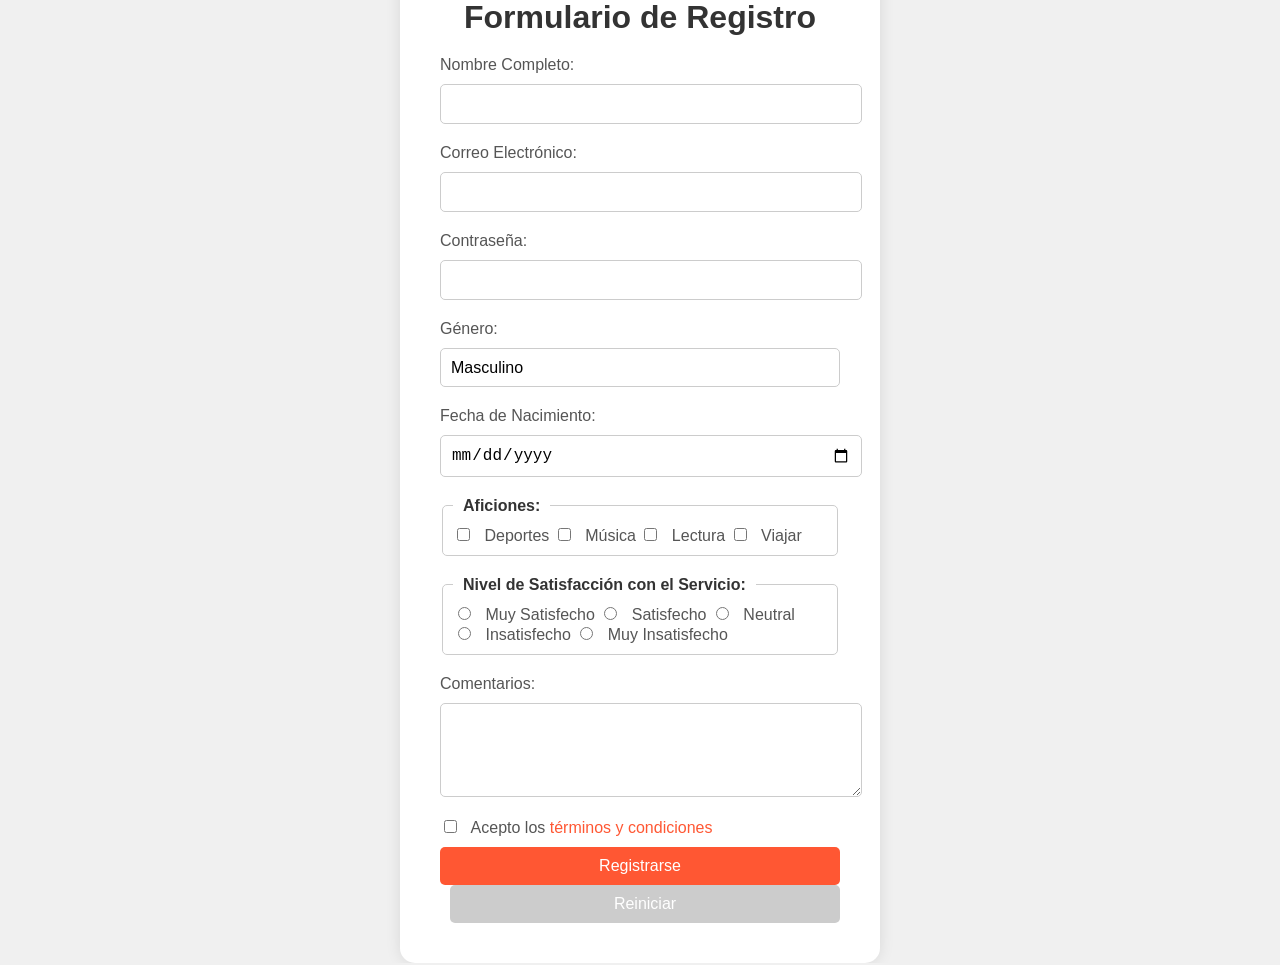
<file: formulario/formulario.html>
<!DOCTYPE html>
<html lang="es">
<head>
    <meta charset="UTF-8">
    <meta name="viewport" content="width=device-width, initial-scale=1.0">
    <title>Formulario de Registro</title>
    <link rel="stylesheet" href="FormClase2.css">
</head>
<body>

    <div class="form-container">
        <h1>Formulario de Registro</h1>

        <form action="#" method="POST">
            <!-- Nombre Completo -->
            <label for="nombre">Nombre Completo:</label>
            <input type="text" id="nombre" name="nombre" required>

            <!-- Correo Electrónico -->
            <label for="email">Correo Electrónico:</label>
            <input type="email" id="email" name="email" required>

            <!-- Contraseña -->
            <label for="password">Contraseña:</label>
            <input type="password" id="password" name="password" required>

            <!-- Selección de Género -->
            <label for="genero">Género:</label>
            <select id="genero" name="genero" required>
                <option value="masculino">Masculino</option>
                <option value="femenino">Femenino</option>
                <option value="otro">Otro</option>
            </select>

            <!-- Fecha de Nacimiento -->
            <label for="dob">Fecha de Nacimiento:</label>
            <input type="date" id="dob" name="dob" required>

            <!-- Aficiones -->
            <fieldset>
                <legend>Aficiones:</legend>

                <label for="aficion1">
                    <input type="checkbox" id="aficion1" name="aficiones" value="deportes">
                    Deportes
                </label>

                <label for="aficion2">
                    <input type="checkbox" id="aficion2" name="aficiones" value="musica">
                    Música
                </label>

                <label for="aficion3">
                    <input type="checkbox" id="aficion3" name="aficiones" value="lectura">
                    Lectura
                </label>

                <label for="aficion4">
                    <input type="checkbox" id="aficion4" name="aficiones" value="viajar">
                    Viajar
                </label>
            </fieldset>

            <!-- Nivel de Satisfacción -->
            <fieldset>
                <legend>Nivel de Satisfacción con el Servicio:</legend>

                <label for="satisfaccion1">
                    <input type="radio" id="satisfaccion1" name="satisfaccion" value="muy-satisfecho" required>
                    Muy Satisfecho
                </label>

                <label for="satisfaccion2">
                    <input type="radio" id="satisfaccion2" name="satisfaccion" value="satisfecho">
                    Satisfecho
                </label>

                <label for="satisfaccion3">
                    <input type="radio" id="satisfaccion3" name="satisfaccion" value="neutral">
                    Neutral
                </label>

                <label for="satisfaccion4">
                    <input type="radio" id="satisfaccion4" name="satisfaccion" value="insatisfecho">
                    Insatisfecho
                </label>

                <label for="satisfaccion5">
                    <input type="radio" id="satisfaccion5" name="satisfaccion" value="muy-insatisfecho">
                    Muy Insatisfecho
                </label>
            </fieldset>

            <!-- Comentarios -->
            <label for="comentarios">Comentarios:</label>
            <textarea id="comentarios" name="comentarios" rows="4"></textarea>

            <!-- Términos y Condiciones -->
            <label for="terminos">
                <input type="checkbox" id="terminos" name="terminos" required>
                Acepto los <a href="#">términos y condiciones</a>
            </label>

            <!-- Botones -->
            <button type="submit">Registrarse</button>
            <button type="reset">Reiniciar</button>
        </form>
    </div>

</body>
</html>
</file>
<file: prueba2.css>
/* Estilo básico y colores */
body {
  font-family: 'Arial', sans-serif;
  line-height: 1.6;
  color: #333;
  background-color: #f0f0f0;
  margin: 0;
  padding: 0;
}

/* Encabezado */
.header {
  background-color: #333;
  color: #fff;
  padding: 20px;
  text-align: center;
}

.navegador {
  font-family: 'Arial', sans-serif;
  text-align: center;
  color: #e78151;
  
  
}

/* Tipografía */
.typography-section {
  background-color: #fff;
  padding: 20px;
  margin: 20px;
}

.typography-section h2 {
  font-size: 24px;
  color: #ff5733;
}

.highlight {
  font-weight: bold;
  color: #ff5733;
}

/* Diseño con Flexbox */
.layout-section {
  padding: 20px;
  background-color: #e0e0e0;
}

.flex-container {
  display: flex;
  justify-content: space-around;
  align-items: center;
  margin: 20px 0;
}

.flex-item {
  background-color: #ff5733;
  color: #fff;
  padding: 20px;
  border-radius: 10px;
  text-align: center;
  width: 30%;
}

/* Diseño con Grid */
.grid-section {
  padding: 20px;
  background-color: #fff;
  margin: 20px;
}

.grid-container {
  display: grid;
  grid-template-columns: repeat(3, 1fr);
  gap: 10px;
}

.grid-item {
  background-color: #333;
  color: #fff;
  padding: 20px;
  text-align: center;
  border-radius: 10px;
}

/* Transiciones */
.transitions-section {
  padding: 20px;
  background-color: #e0e0e0;
  text-align: center;
}

.transition-button {
  background-color: #ff5733;
  color: #fff;
  border: none;
  padding: 10px 20px;
  font-size: 16px;
  cursor: pointer;
  transition: background-color 0.5s ease, transform 0.5s ease;
}

.transition-button:hover {
  background-color: #333;
  transform: scale(1.1);
}

/* Transformaciones */
.transform-section {
  padding: 20px;
  background-color: #fff;
  text-align: center;
  margin: 20px;
}

.transform-box {
  display: inline-block;
  background-color: #ff5733;
  color: #fff;
  padding: 20px;
  transform: rotate(15deg) scale(1.2);
  transition: transform 0.5s ease;
}

.transform-box:hover {
  transform: rotate(-15deg) scale(1);
}

/* Animaciones */
.animations-section {
  padding: 20px;
  background-color: #e0e0e0;
  text-align: center;
  margin: 20px;
}

@keyframes bounce {
  0%, 100% {
      transform: translateY(0);
  }
  50% {
      transform: translateY(-20px);
  }
}

.animated-box {
  display: inline-block;
  background-color: #ff5733;
  color: #fff;
  padding: 20px;
  animation: bounce 1s infinite;
}

/* Pie de página */
.footer {
  background-color: #333;
  color: #fff;
  padding: 10px;
  text-align: center;
}
</file>
<file: formulario/FormClase2.css>
/* Estilos básicos */
body {
    font-family: 'Arial', sans-serif;
    background-color: #f0f0f0;
    margin: 0;
    padding: 0;
    display: flex;
    justify-content: center;
    align-items: center;
    height: 100vh;
}

.form-container {
    background-color: #fff;
    padding: 40px;
    border-radius: 15px;
    box-shadow: 0 0 15px rgba(0,0,0,0.1);
    max-width: 400px;
    width: 100%;
}

h1 {
    text-align: center;
    color: #333;
    margin-bottom: 20px;
}

/* Estilos del formulario */
form {
    display: flex;
    flex-direction: column;
}

label {
    margin-bottom: 10px;
    color: #555;
}
/* Se ponen con coma para marcar más de un elemento con el mismo estilo */
input[type="text"], input[type="email"], input[type="password"], input[type="date"], select, textarea {
    width: 100%;
    padding: 10px;
    margin-bottom: 20px;
    border: 1px solid #ccc;
    border-radius: 5px;
    font-size: 16px;
}

select {
    appearance: none;
    background-color: #fff;
}

fieldset {
    border: 1px solid #ccc;
    border-radius: 5px;
    padding: 10px;
    margin-bottom: 20px;
}

legend {
    color: #333;
    padding: 0 10px;
    font-weight: bold;
}

input[type="checkbox"], input[type="radio"] {
    margin-right: 10px;
}

textarea {
    resize: vertical;
}

button {
    padding: 10px;
    background-color: #ff5733;
    color: #fff;
    border: none;
    border-radius: 5px;
    cursor: pointer;
    font-size: 16px;
}

button[type="reset"] {
    background-color: #ccc;
    margin-left: 10px;
}

button:hover {
    background-color: #333;
}

/* Enlaces */
a {
    color: #ff5733;
    text-decoration: none;
}

a:hover {
    text-decoration: underline;
}
</file>
